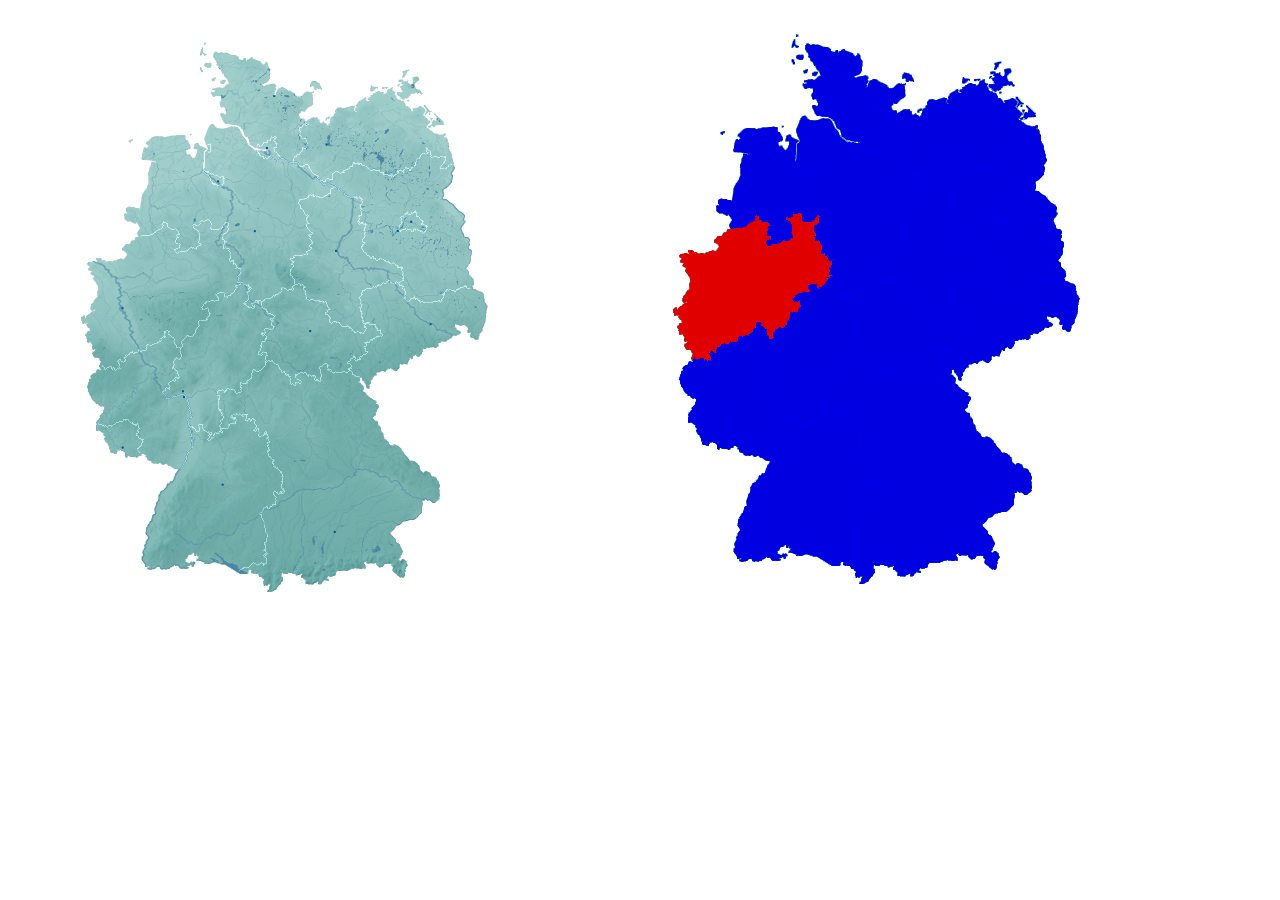
<file: demos/1/index.html>
<!DOCTYPE HTML>
<html>
  <head>
    <meta http-equiv="Content-type" content="text/html; charset=utf-8">
    <meta name="viewport" content="width=device-width, initial-scale=1, maximum-scale=1, user-scalable=no">

    <title>Canvas map highlight</title>

    <style type="text/css" media="screen">
      #map-container {
        position: absolute;
        height: 588px;
        width: 625px;
        margin: 0;
        padding: 0;
        overflow: hidden;
      }

      #rgb-container {
        position: absolute;
        top: 590px;

      }

      #canvas-container {
        position: absolute;
        top: 0;
        left: 600px;
      }

      .highlight {
        margin-left: -625px;
      }
    </style>
    <script type="text/javascript" src="script.js"></script>
  </head>

  <body>
    <div id="map-container">
      <img src="map.png" alt="a map" id="map" />
    </div>

    <div id="canvas-container">
      <canvas id="color-map" width="635" height="588">
      </canvas>
    </div>
  </body>

</html>
</file>
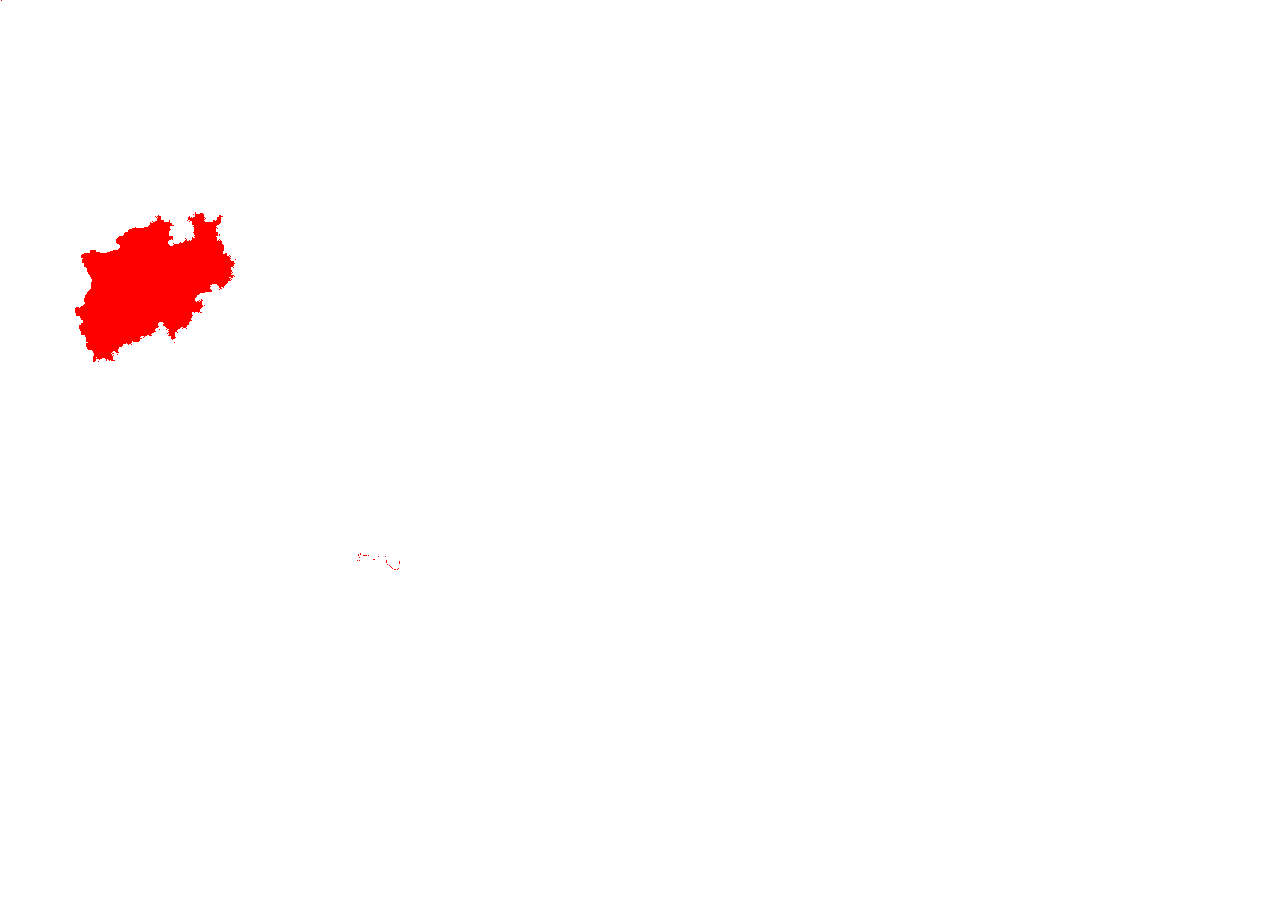
<file: demos/2/index.html>
<!DOCTYPE HTML>
<html>
  <head>
    <meta http-equiv="Content-type" content="text/html; charset=utf-8">
    <meta name="viewport" content="width=device-width, initial-scale=1, maximum-scale=1, user-scalable=no">

    <title>Canvas map highlight</title>

    <style type="text/css" media="screen">
      #canvas-container {
        position: absolute;
        top: 0;
        left: 0;
      }
    </style>
    <script type="text/javascript" src="script.js"></script>
  </head>

  <body>
    <div id="canvas-container">
      <canvas id="canvas" width="626" height="615">
      </canvas>
    </div>
  </body>

</html>
</file>
